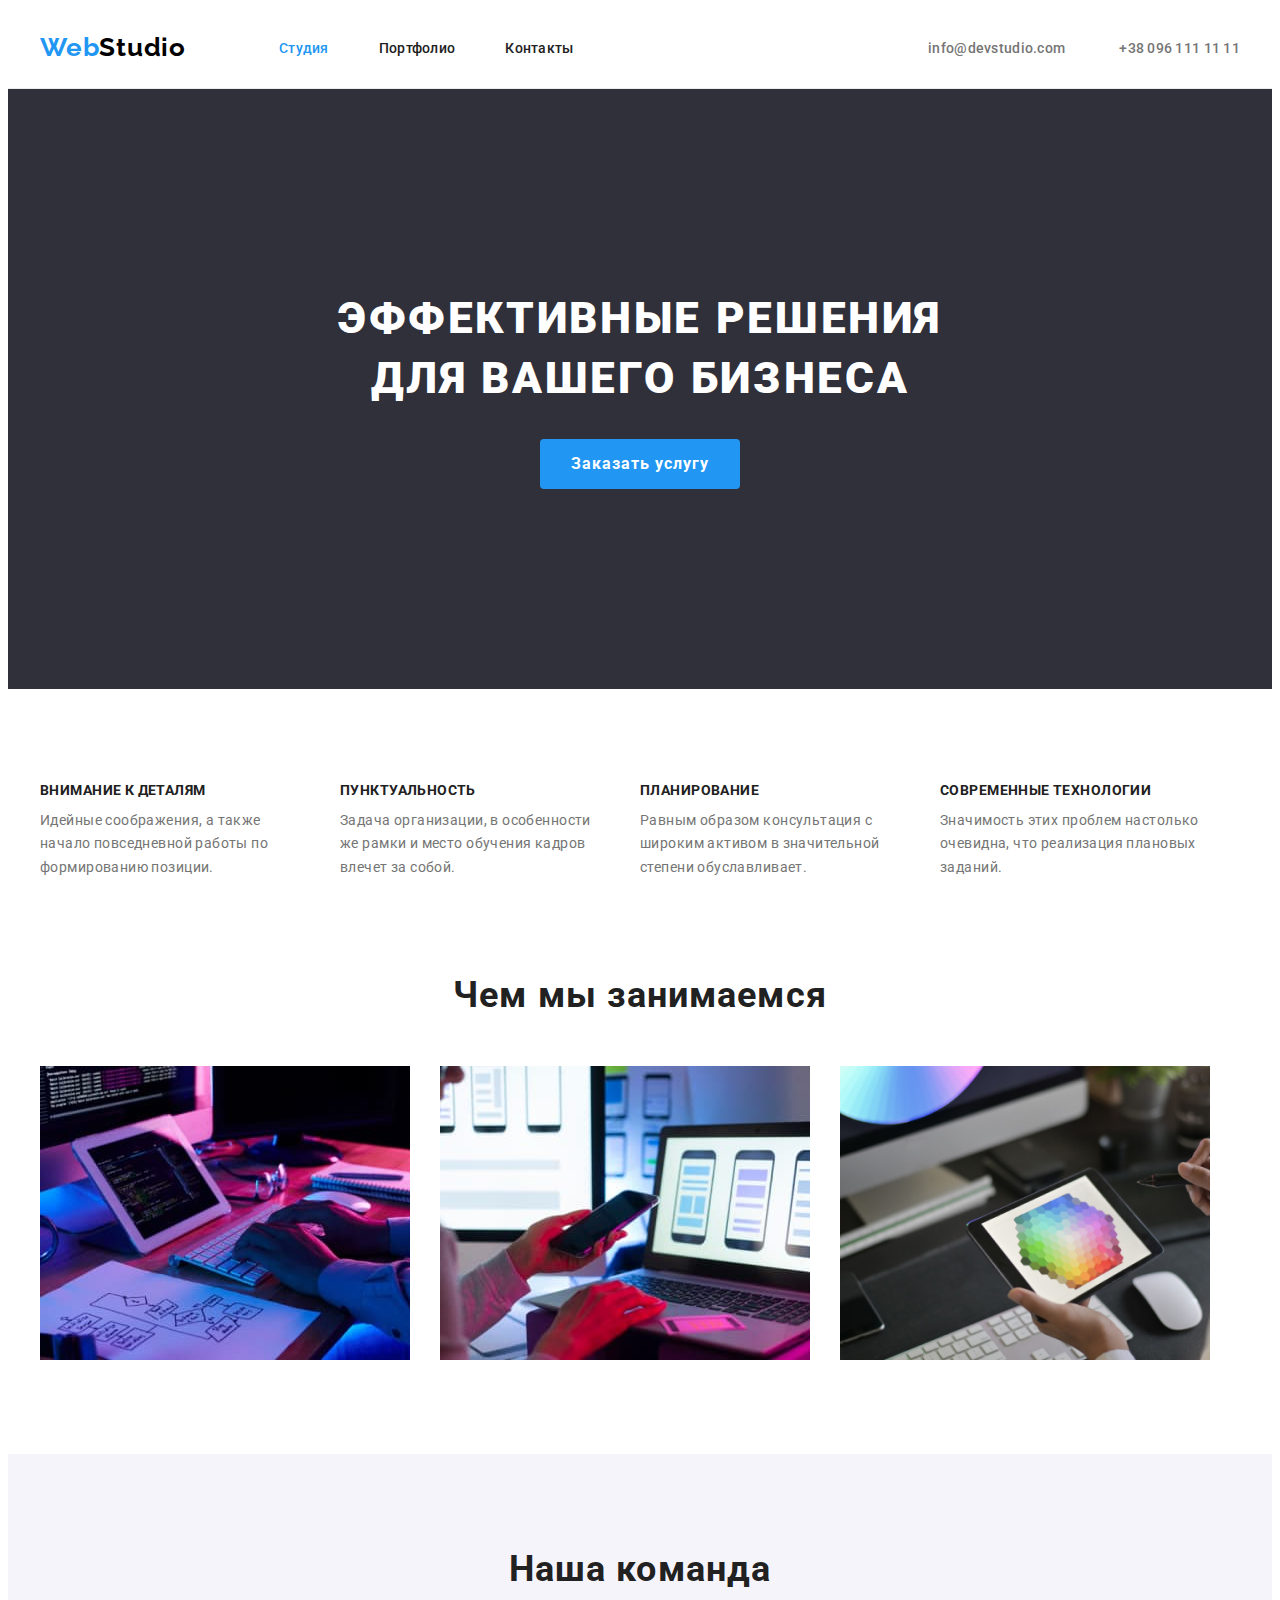
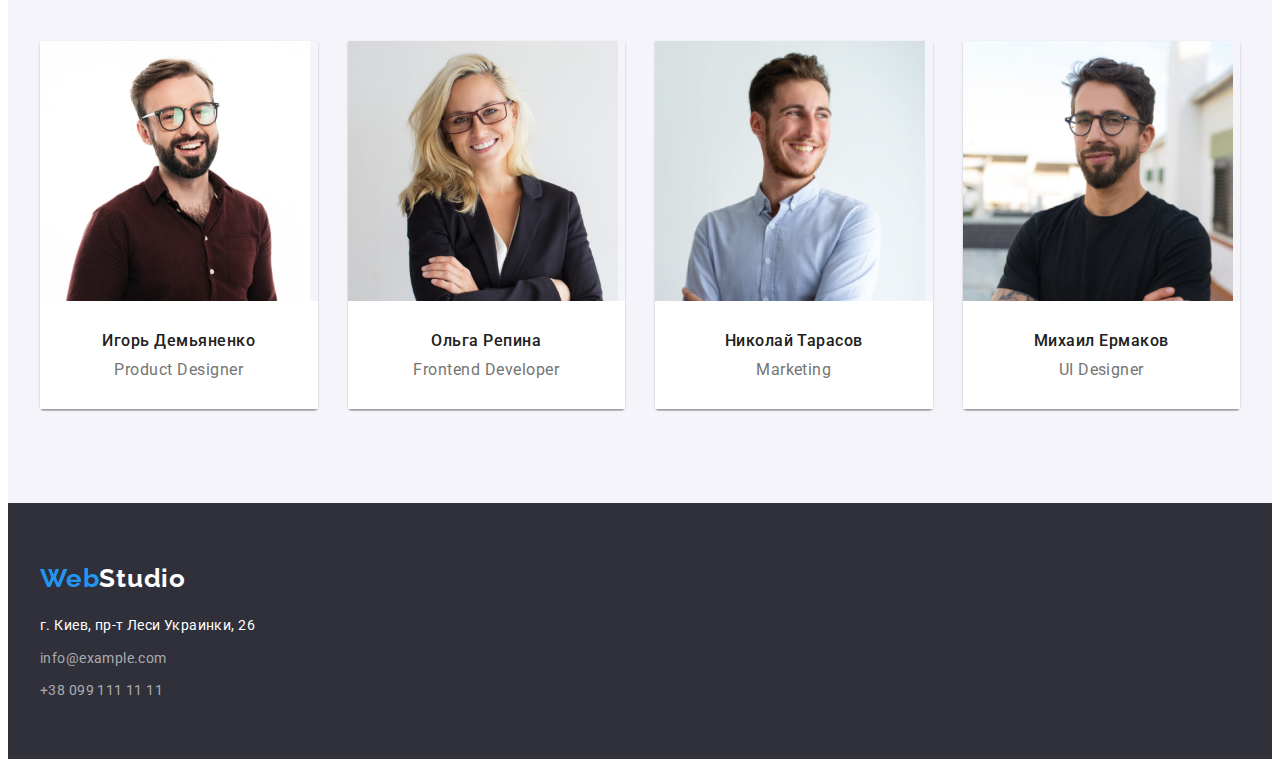
<file: index.html>
<!DOCTYPE html>
<html lang="ru">
  <head>
    <meta charset="UTF-8" />
    <meta http-equiv="X-UA-Compatible" content="IE=edge" />
    <meta name="viewport" content="width=device-width, initial-scale=1.0" />
    <link rel="preconnect" href="https://fonts.googleapis.com" />
    <link rel="preconnect" href="https://fonts.gstatic.com" crossorigin />
    <link
      href="https://fonts.googleapis.com/css2?family=Raleway:wght@700&family=Roboto:wght@400;500;700;900&display=swap"
      rel="stylesheet"
    />
    <title>Студія</title>
    <link
      rel="stylesheet"
      href="https://cdnjs.cloudflare.com/ajax/libs/modern-normalize/1.1.0/modern-normalize.min.css"
      integrity="sha512-wpPYUAdjBVSE4KJnH1VR1HeZfpl1ub8YT/NKx4PuQ5NmX2tKuGu6U/JRp5y+Y8XG2tV+wKQpNHVUX03MfMFn9Q=="
      crossorigin="anonymous"
      referrerpolicy="no-referrer"
    />
    <link rel="stylesheet" href="./css/styles.css" />
  </head>
  <body>
    <header class="header">
      <div class="container">
        <div class="header-logo">
          <a href="#" lang="en" class="header-logo-first logo"
            >Web<span class="header-logo-last logo">Studio</span>
          </a>
        </div>
        <nav class="header-nav">
          <ul class="header-list list">
            <li class="header-item"><a href="" class="header-link link corent">Студия</a></li>
            <li class="header-item">
              <a href="./portfolio.html" class="header-link link">Портфолио</a>
            </li>
            <li class="header-item"><a href="" class="header-link link">Контакты</a></li>
          </ul>
        </nav>
        <div class="header-connect">
          <a href="mailto:info@devstudio.com" class="header-mail link">info@devstudio.com</a>
          <a href="tel:+380961111111" class="header-tel link">+38 096 111 11 11</a>
        </div>
      </div>
    </header>
    <main class="main">
      <section class="main-caption">
        <div class="container">
          <h1 class="main-caption-title">Эффективные решения для вашего бизнеса</h1>
          <button type="button" class="main-caption-btn">Заказать услугу</button>
        </div>
      </section>
      <!-- Особенности-->
      <section class="features">
        <div class="container">
          <ul class="features-list list">
            <li class="features-item">
              <h3 class="features-title">Внимание к деталям</h3>
              <p class="features-text">
                Идейные соображения, а также начало повседневной работы по формированию позиции.
              </p>
            </li>
            <li class="features-item">
              <h3 class="features-title">Пунктуальность</h3>
              <p class="features-text">
                Задача организации, в особенности же рамки и место обучения кадров влечет за собой.
              </p>
            </li>
            <li class="features-item">
              <h3 class="features-title">Планирование</h3>
              <p class="features-text">
                Равным образом консультация с широким активом в значительной степени обуславливает.
              </p>
            </li>
            <li class="features-item">
              <h3 class="features-title">Современные технологии</h3>
              <p class="features-text">
                Значимость этих проблем настолько очевидна, что реализация плановых заданий.
              </p>
            </li>
          </ul>
        </div>
      </section>
      <!--Чем мы занимаемся-->
      <section class="product">
        <div class="container">
          <h2 class="product-title">Чем мы занимаемся</h2>
          <ul class="product-list list">
            <li class="product-item">
              <img src="./images/code.jpg" alt="Написание кода" width="370" />
            </li>
            <li class="product-item">
              <img src="./images/design.jpg" alt="Дизайна страницы" width="370" />
            </li>
            <li class="product-item">
              <img src="./images/palette.jpg" alt="Цветовая гамма" width="370" />
            </li>
          </ul>
        </div>
      </section>
      <!--Наша команда-->
      <section class="team">
        <div class="container">
          <h2 class="team-title">Наша команда</h2>
          <ul class="team-list list">
            <li class="team-item">
              <img src="./images/team/yhor_demianenko.jpg" alt="Product Designer" width="270" />
              <div class="team-info">
                <h3 class="team-hero">Игорь Демьяненко</h3>
                <p class="team-position">Product Designer</p>
              </div>
            </li>
            <li class="team-item">
              <img src="./images/team/olha_repyna.jpg" alt="Frontend Developer" width="270" />
              <div class="team-info">
                <h3 class="team-hero">Ольга Репина</h3>
                <p class="team-position">Frontend Developer</p>
              </div>
            </li>
            <li class="team-item">
              <img src="./images/team/nykolai_tarasov.jpg" alt="Marketing" width="270" />
              <div class="team-info">
                <h3 class="team-hero">Николай Тарасов</h3>
                <p class="team-position">Marketing</p>
              </div>
            </li>
            <li class="team-item">
              <img src="./images/team/mykhayl_ermakov.jpg" alt="UI Designer" width="270" />
              <div class="team-info">
                <h3 class="team-hero">Михаил Ермаков</h3>
                <p class="team-position">UI Designer</p>
              </div>
            </li>
          </ul>
        </div>
      </section>
    </main>
    <footer class="footer">
      <div class="container">
        <div class="footer-logo">
          <a href="" lang="en" class="footer-logo-first logo"
            >Web<span class="footer-logo-last logo">Studio</span></a
          >
        </div>
        <address>
          <ul class="footer-list list">
            <li class="footer-item">
              <a
                href="https://goo.gl/maps/DeC35b75bu3zq8Ak8"
                target="_blank"
                rel="noopener noreferrer"
                class="footer-adress link"
                >г. Киев, пр-т Леси Украинки, 26</a
              >
            </li>
            <li class="footer-item">
              <a href="mailto:info@example.com" class="footer-mail link">info@example.com</a>
            </li>
            <li class="footer-item">
              <a href="tel:+380991111111" class="footer-tel link">+38 099 111 11 11</a>
            </li>
          </ul>
        </address>
      </div>
    </footer>
  </body>
</html>
</file>
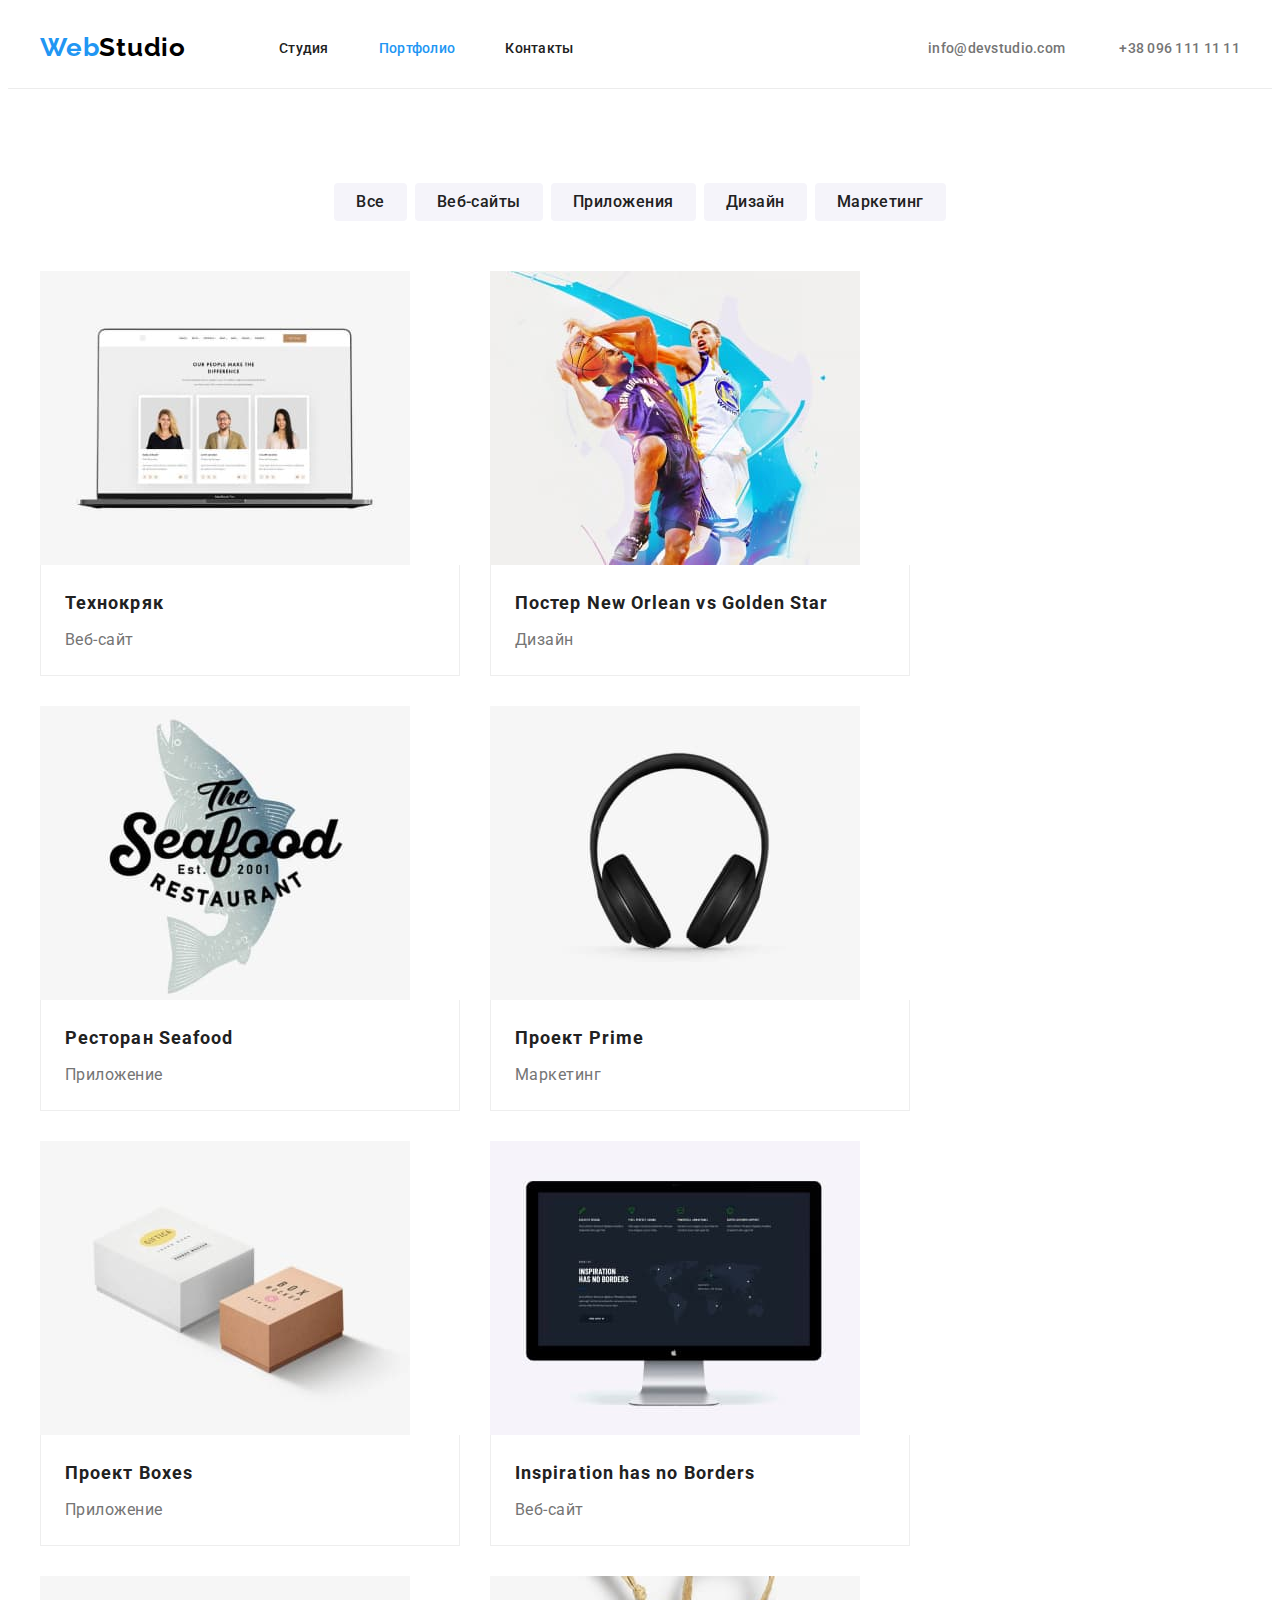
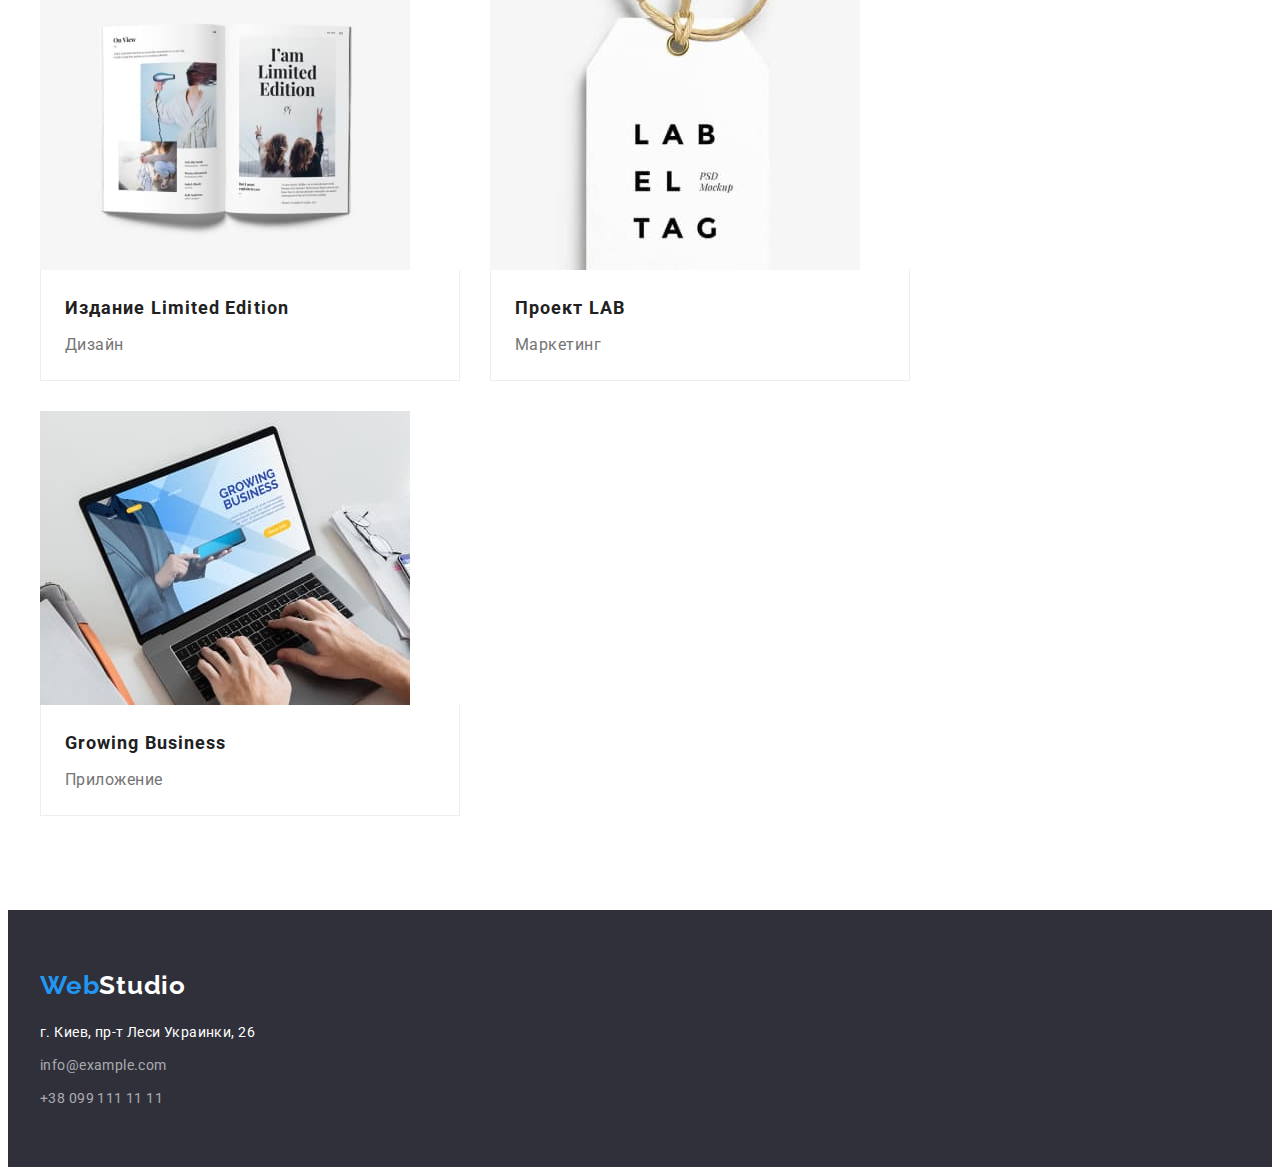
<file: portfolio.html>
<!DOCTYPE html>
<html lang="ru">
  <head>
    <meta charset="UTF-8" />
    <meta http-equiv="X-UA-Compatible" content="IE=edge" />
    <meta name="viewport" content="width=device-width, initial-scale=1.0" />
    <link rel="preconnect" href="https://fonts.googleapis.com" />
    <link rel="preconnect" href="https://fonts.gstatic.com" crossorigin />
    <link
      href="https://fonts.googleapis.com/css2?family=Raleway:wght@700&family=Roboto:wght@400;500;700;900&display=swap"
      rel="stylesheet"
    />
    <title>Портфоліо</title>
    <link
      rel="stylesheet"
      href="https://cdnjs.cloudflare.com/ajax/libs/modern-normalize/1.1.0/modern-normalize.min.css"
      integrity="sha512-wpPYUAdjBVSE4KJnH1VR1HeZfpl1ub8YT/NKx4PuQ5NmX2tKuGu6U/JRp5y+Y8XG2tV+wKQpNHVUX03MfMFn9Q=="
      crossorigin="anonymous"
      referrerpolicy="no-referrer"
    />
    <link rel="stylesheet" href="./css/styles.css" />
  </head>
  <body>
    <header class="header">
      <div class="container header-container">
        <div class="header-logo">
          <a href="#" lang="en" class="header-logo-first logo"
            >Web<span class="header-logo-last logo">Studio</span>
          </a>
        </div>
        <nav class="header-nav">
          <ul class="header-list list">
            <li class="header-item">
              <a href="./index.html" class="header-link link">Студия</a>
            </li>
            <li class="header-item">
              <a href="./portfolio.html" class="header-link link corent">Портфолио</a>
            </li>
            <li class="header-item"><a href="" class="header-link link">Контакты</a></li>
          </ul>
        </nav>
        <div class="header-connect">
          <a href="mailto:info@devstudio.com" class="header-mail link">info@devstudio.com</a>
          <a href="tel:+380961111111" class="header-tel link">+38 096 111 11 11</a>
        </div>
      </div>
    </header>
    <main>
      <section class="main-portfolio">
        <div class="container">
          <h1 class="visually-hidden">Портфолио</h1>
          <ul class="portfolio-btn-list list">
            <li class="portfolio-btn-item">
              <button type="button" class="main-portfoli-btn">Все</button>
            </li>
            <li class="portfolio-btn-item">
              <button type="button" class="main-portfoli-btn">Веб-сайты</button>
            </li>
            <li class="portfolio-btn-item">
              <button type="button" class="main-portfoli-btn">Приложения</button>
            </li>
            <li class="portfolio-btn-item">
              <button type="button" class="main-portfoli-btn">Дизайн</button>
            </li>
            <li class="portfolio-btn-item">
              <button type="button" class="main-portfoli-btn">Маркетинг</button>
            </li>
          </ul>
          <ul class="main-portfolio-list list">
            <li class="main-portfolio-item">
              <img src="./images/portfolio/portfolio1.jpg" alt="Ноутбук" width="370" />
              <div class="portfolio-info">
                <h2 class="portfolio-title">Технокряк</h2>
                <p class="portfolio-text">Веб-сайт</p>
              </div>
            </li>
            <li class="main-portfolio-item">
              <img src="./images/portfolio/portfolio2.jpg" alt="Баскетболисты" width="370" />
              <div class="portfolio-info">
                <h2 class="portfolio-title">Постер New Orlean vs Golden Star</h2>
                <p class="portfolio-text">Дизайн</p>
              </div>
            </li>
            <li class="main-portfolio-item">
              <img src="./images/portfolio/portfolio3.jpg" alt="Лого бренда" width="370" />
              <div class="portfolio-info">
                <h2 class="portfolio-title">Ресторан Seafood</h2>
                <p class="portfolio-text">Приложение</p>
              </div>
            </li>
            <li class="main-portfolio-item">
              <img src="./images/portfolio/portfolio4.jpg" alt="Наушники" width="370" />
              <div class="portfolio-info">
                <h2 class="portfolio-title">Проект Prime</h2>
                <p class="portfolio-text">Маркетинг</p>
              </div>
            </li>
            <li class="main-portfolio-item">
              <img src="./images/portfolio/portfolio5.jpg" alt="Две коробки" width="370" />
              <div class="portfolio-info">
                <h2 class="portfolio-title">Проект Boxes</h2>
                <p class="portfolio-text">Приложение</p>
              </div>
            </li>
            <li class="main-portfolio-item">
              <img src="./images/portfolio/portfolio6.jpg" alt="Монитор" width="370" />
              <div class="portfolio-info">
                <h2 class="portfolio-title">Inspiration has no Borders</h2>
                <p class="portfolio-text">Веб-сайт</p>
              </div>
            </li>
            <li class="main-portfolio-item">
              <img src="./images/portfolio/portfolio7.jpg" alt="Журнал" width="370" />
              <div class="portfolio-info">
                <h2 class="portfolio-title">Издание Limited Edition</h2>
                <p class="portfolio-text">Дизайн</p>
              </div>
            </li>
            <li class="main-portfolio-item">
              <img src="./images/portfolio/portfolio8.jpg" alt="Бирка" width="370" />
              <div class="portfolio-info">
                <h2 class="portfolio-title">Проект LAB</h2>
                <p class="portfolio-text">Маркетинг</p>
              </div>
            </li>
            <li class="main-portfolio-item">
              <img
                src="./images/portfolio/portfolio9.jpg"
                alt="Ноутбук с наименованием компании на мониторе"
                width="370"
              />
              <div class="portfolio-info">
                <h2 class="portfolio-title">Growing Business</h2>
                <p class="portfolio-text">Приложение</p>
              </div>
            </li>
          </ul>
        </div>
      </section>
    </main>
    <footer class="footer">
      <div class="container">
        <div class="footer-logo">
          <a href="" lang="en" class="footer-logo-first logo"
            >Web<span class="footer-logo-last logo">Studio</span></a
          >
        </div>
        <address>
          <ul class="footer-list list">
            <li class="footer-item">
              <a
                href="https://goo.gl/maps/DeC35b75bu3zq8Ak8"
                target="_blank"
                rel="noopener noreferrer"
                class="footer-adress link"
                >г. Киев, пр-т Леси Украинки, 26</a
              >
            </li>
            <li class="footer-item">
              <a href="mailto:info@example.com" class="footer-mail link">info@example.com</a>
            </li>
            <li class="footer-item">
              <a href="tel:+380991111111" class="footer-tel link">+38 099 111 11 11</a>
            </li>
          </ul>
        </address>
      </div>
    </footer>
  </body>
</html>
</file>
<file: css/styles.css>
:root {
  --title-text-color: #212121;
  --main-text-color: #757575;
  --second-text-color: #ffffff;
  --accent-color: #2196f3;
}

body {
  font-family: 'Roboto', sans-serif;
  /* background-color: #E5E5E5; */
}

p,
h1,
h2,
h3,
h4,
h5,
h6 {
  margin: 0;
}

ul {
  margin: 0;
  padding-left: 0;
}

.header {
  background: #ffffff;
}

.list {
  list-style: none;
}

.link {
  text-decoration: none;
}

img {
  display: block;
}

.container {
  width: 1200px;
  margin: 0 auto;
  padding-left: 15px;
  padding-right: 15px;
}

/*---------------LOGO---------------*/
.logo {
  font-family: 'Raleway', sans-serif;
  font-weight: 700;
  font-size: 26px;
  line-height: 1.19;
  letter-spacing: 0.03em;
  text-decoration: none;
}

.header-logo-first {
  color: var(--accent-color);
}

.header-logo-last {
  color: #000000;
}

.header-logo {
  padding-top: 24px;
  padding-bottom: 25px;
  margin-right: 93px;
}

/*---------------HEADER---------------*/

.header {
  border-bottom: 1px solid #ececec;
}

.header .container {
  display: flex;
  align-items: center;
}

.header-connect {
  margin-left: auto;
}

.header-link:hover,
.header-link:focus {
  color: var(--accent-color);
}

.header-link {
  color: var(--title-text-color);
}

.header-list {
  display: flex;
}

.header-item:not(:last-child) {
  margin-right: 50px;
}

.header-link.corent {
  color: var(--accent-color);
}

.header-link,
.header-mail,
.header-tel {
  font-weight: 500;
  font-size: 14px;
  line-height: 1.14;
  letter-spacing: 0.02em;
}

.header-mail:hover,
.header-mail:focus,
.header-tel:hover,
.header-tel:focus {
  color: var(--accent-color);
}
.header-mail,
.header-tel {
  color: var(--main-text-color);
}

.header-mail {
  margin-right: 50px;
}

/*---------------MAIN-CAPTION---------------*/

.main-caption {
  background-color: #2f303a;
  padding-top: 200px;
  padding-bottom: 200px;
}

.main-caption-title {
  width: 696px;
  margin: auto;
  font-weight: 900;
  font-size: 44px;
  line-height: 1.36;
  text-align: center;
  letter-spacing: 0.06em;
  text-transform: uppercase;
  color: var(--second-text-color);
  margin-bottom: 30px;
}

.main-caption-btn {
  min-width: 200px;
  height: 50px;
  border-radius: 4px;
  margin: 0 auto;
  border: none;

  font-family: inherit;
  font-weight: 700;
  font-size: 16px;
  line-height: 1.88;
  display: flex;
  align-items: center;
  justify-content: center;
  letter-spacing: 0.06em;
  color: var(--second-text-color);
  background-color: var(--accent-color);
  cursor: pointer;
}

/*---------------MAIN-FEATURES---------------*/

.features {
  padding-top: 94px;
  padding-bottom: 94px;
}
.features-list {
  display: flex;
}
.features-item + .features-item {
  margin-left: 30px;
}

.features-item {
  max-width: 270px;
}
.features-title {
  margin-bottom: 10px;
  font-size: 14px;
  line-height: 1.14;
  letter-spacing: 0.03em;
  text-transform: uppercase;
  color: var(--title-text-color);
}

.features-text {
  font-size: 14px;
  line-height: 1.71;
  letter-spacing: 0.03em;
  color: var(--main-text-color);
}

/*---------------PRODUCT---------------*/

.product {
  padding-bottom: 94px;
}
.product-title {
  margin-bottom: 50px;
  font-size: 36px;
  line-height: 1.17;
  text-align: center;
  letter-spacing: 0.03em;
  color: var(--title-text-color);
}

.product-item + .product-item {
  margin-left: 30px;
}
.product-list {
  display: flex;
}

/*---------------TEAM---------------*/
.team {
  padding-top: 94px;
  padding-bottom: 94px;
  background-color: #f5f4fa;
}
.team-title {
  margin-bottom: 50px;
  font-size: 36px;
  line-height: 1.17;
  text-align: center;
  letter-spacing: 0.03em;
  color: var(--title-text-color);
}

.team-hero {
  font-weight: 500;
  font-size: 16px;
  line-height: 1.19;
  /* text-align: center; */
  letter-spacing: 0.03em;
  color: var(--title-text-color);
  margin-bottom: 10px;
}

.team-position {
  font-size: 16px;
  line-height: 1.19;
  /* text-align: center; */
  letter-spacing: 0.03em;
  color: var(--main-text-color);
}

.team-info {
  padding-top: 30px;
  padding-bottom: 30px;
  text-align: center;
  background-color: var(--second-text-color);
}

.team-list {
  display: flex;
  margin-left: -30px;
}

.team-item {
  flex-basis: calc(100% / 3 - 30px);
  margin-left: 30px;
}
.team-item {
  box-shadow: 0px 1px 3px rgba(0, 0, 0, 0.12), 0px 1px 1px rgba(0, 0, 0, 0.14),
    0px 2px 1px rgba(0, 0, 0, 0.2);
  border-radius: 0px 0px 4px 4px;
}

/*---------------FOOTER---------------*/

.footer {
  background: #2f303a;
  padding-top: 60px;
  padding-bottom: 56px;
}

.footer-logo {
  margin-bottom: 20px;
}
.footer-logo-first {
  color: var(--accent-color);
}

.footer-logo-last {
  color: var(--second-text-color);
}

.footer-item:not(:last-child) {
  margin-bottom: 9px;
}

.footer-adress {
  font-style: normal;
  font-size: 14px;
  line-height: 1.71;
  letter-spacing: 0.03em;
  color: var(--second-text-color);
}

.footer-mail,
.footer-tel {
  font-style: normal;
  font-size: 14px;
  line-height: 1.71;
  letter-spacing: 0.03em;
  color: rgba(255, 255, 255, 0.6);
}

.footer-adress:hover,
.footer-adress:focus,
.footer-mail:hover,
.footer-mail:focus,
.footer-tel:hover,
.footer-tel:focus {
  color: var(--accent-color);
}

/*---------------PORTFOLIO-MAIN---------------*/

.visually-hidden {
  position: absolute;
  white-space: nowrap;
  width: 1px;
  height: 1px;
  overflow: hidden;
  border: 0;
  padding: 0;
  clip: rect(0 0 0 0);
  clip-path: inset(50%);
  margin: -1px;
}

.main-portfolio {
  padding-top: 94px;
  padding-bottom: 94px;
}

.portfolio-btn-list {
  display: flex;
  justify-content: center;
  margin-bottom: 50px;
}
.portfolio-btn-item:not(:last-child) {
  margin-right: 8px;
}

.main-portfoli-btn {
  border-radius: 4px;
  padding: 6px 22px;

  font-family: inherit;
  font-weight: 500;
  font-size: 16px;
  line-height: 1.62;
  text-align: center;
  letter-spacing: 0.03em;
  color: var(--title-text-color);
  background-color: #f5f4fa;
  cursor: pointer;
  border: none;
}

.main-portfoli-btn:hover,
.main-portfoli-btn:focus {
  color: var(--second-text-color);
  background-color: var(--accent-color);
}

.portfolio-info {
  padding: 20px 24px;
  width: 370px;
  border-bottom: 1px solid #eeeeee;
  border-left: 1px solid #eeeeee;
  border-right: 1px solid #eeeeee;
  background-color: var(--second-text-color);
}
.portfolio-title {
  font-size: 18px;
  line-height: 2;
  letter-spacing: 0.06em;
  color: var(--title-text-color);
  margin-bottom: 4px;
}

.portfolio-text {
  font-size: 16px;
  line-height: 1.88;
  letter-spacing: 0.03em;
  color: var(--main-text-color);
}

.main-portfolio-list {
  display: flex;
  flex-wrap: wrap;
  margin: -15px;
}

.main-portfolio-item {
  flex-basis: calc((100% - 90px) / 3);
  margin: 15px;
}
</file>
